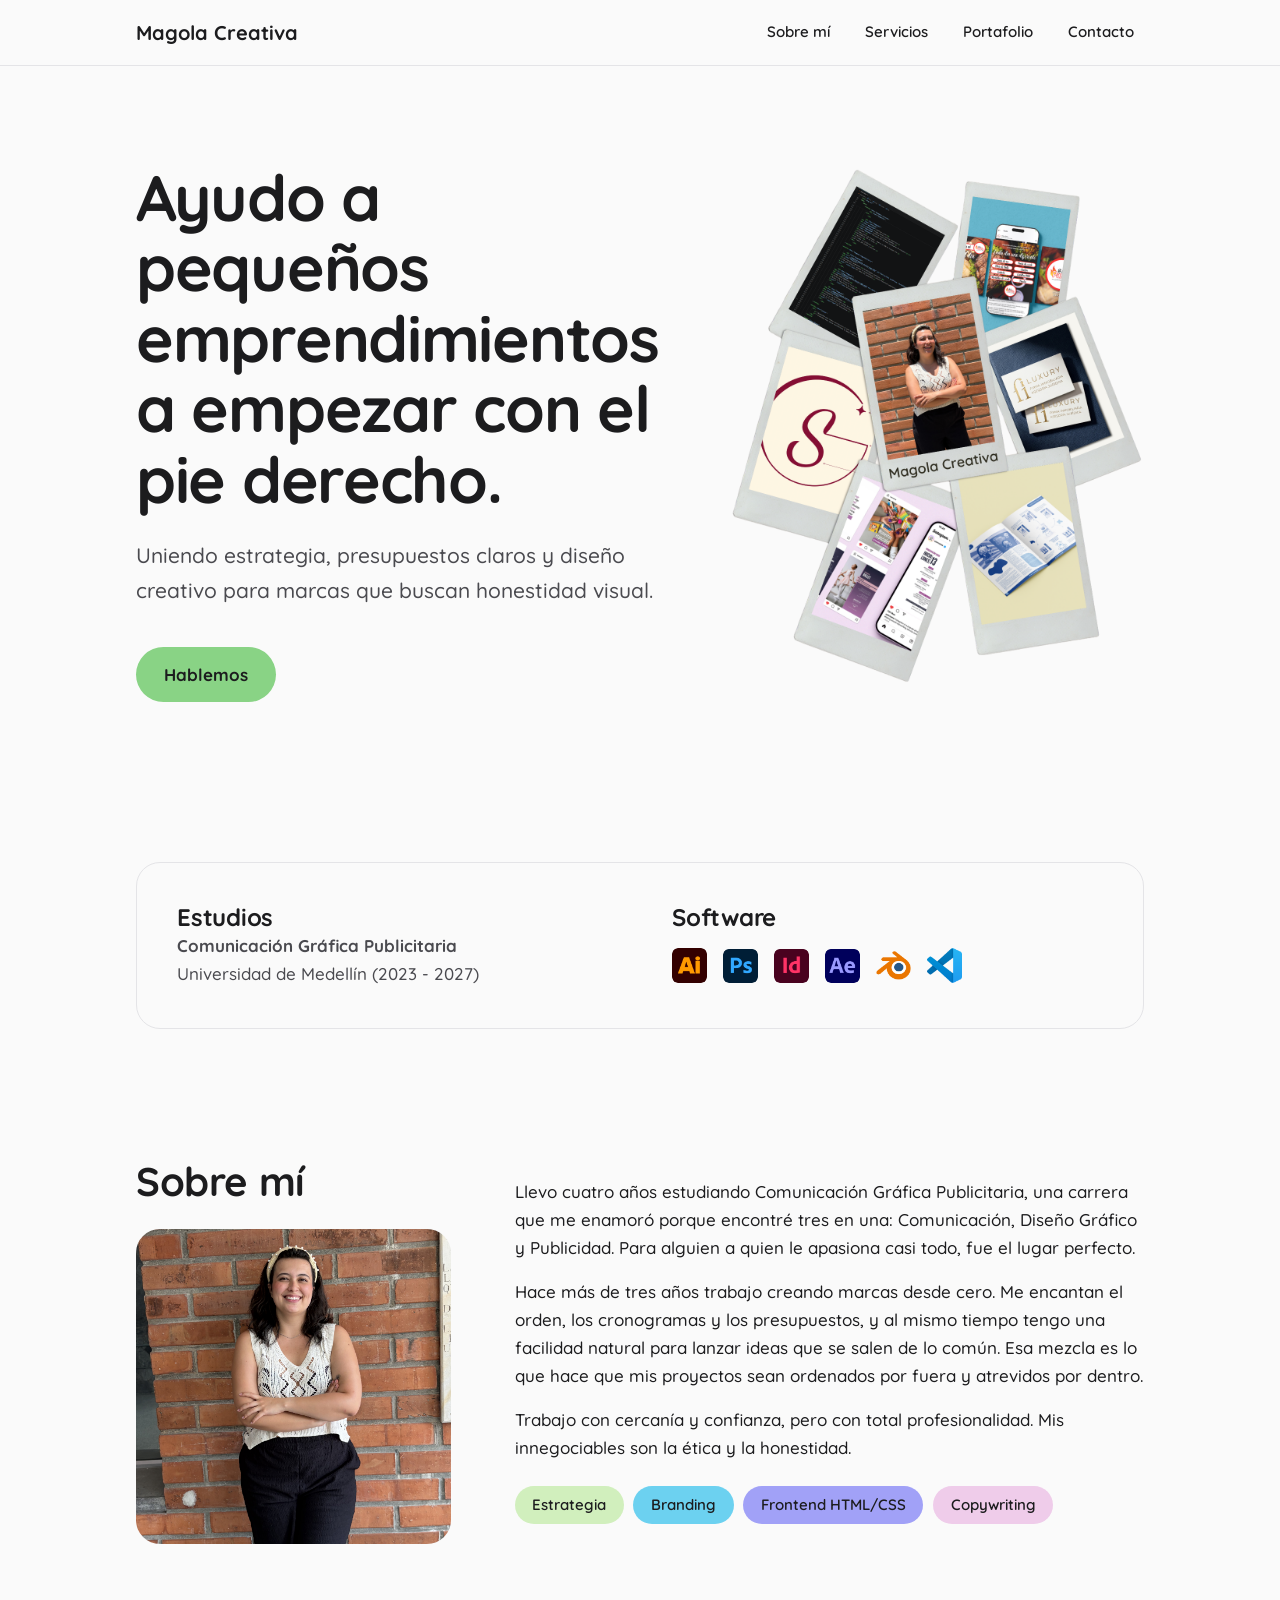
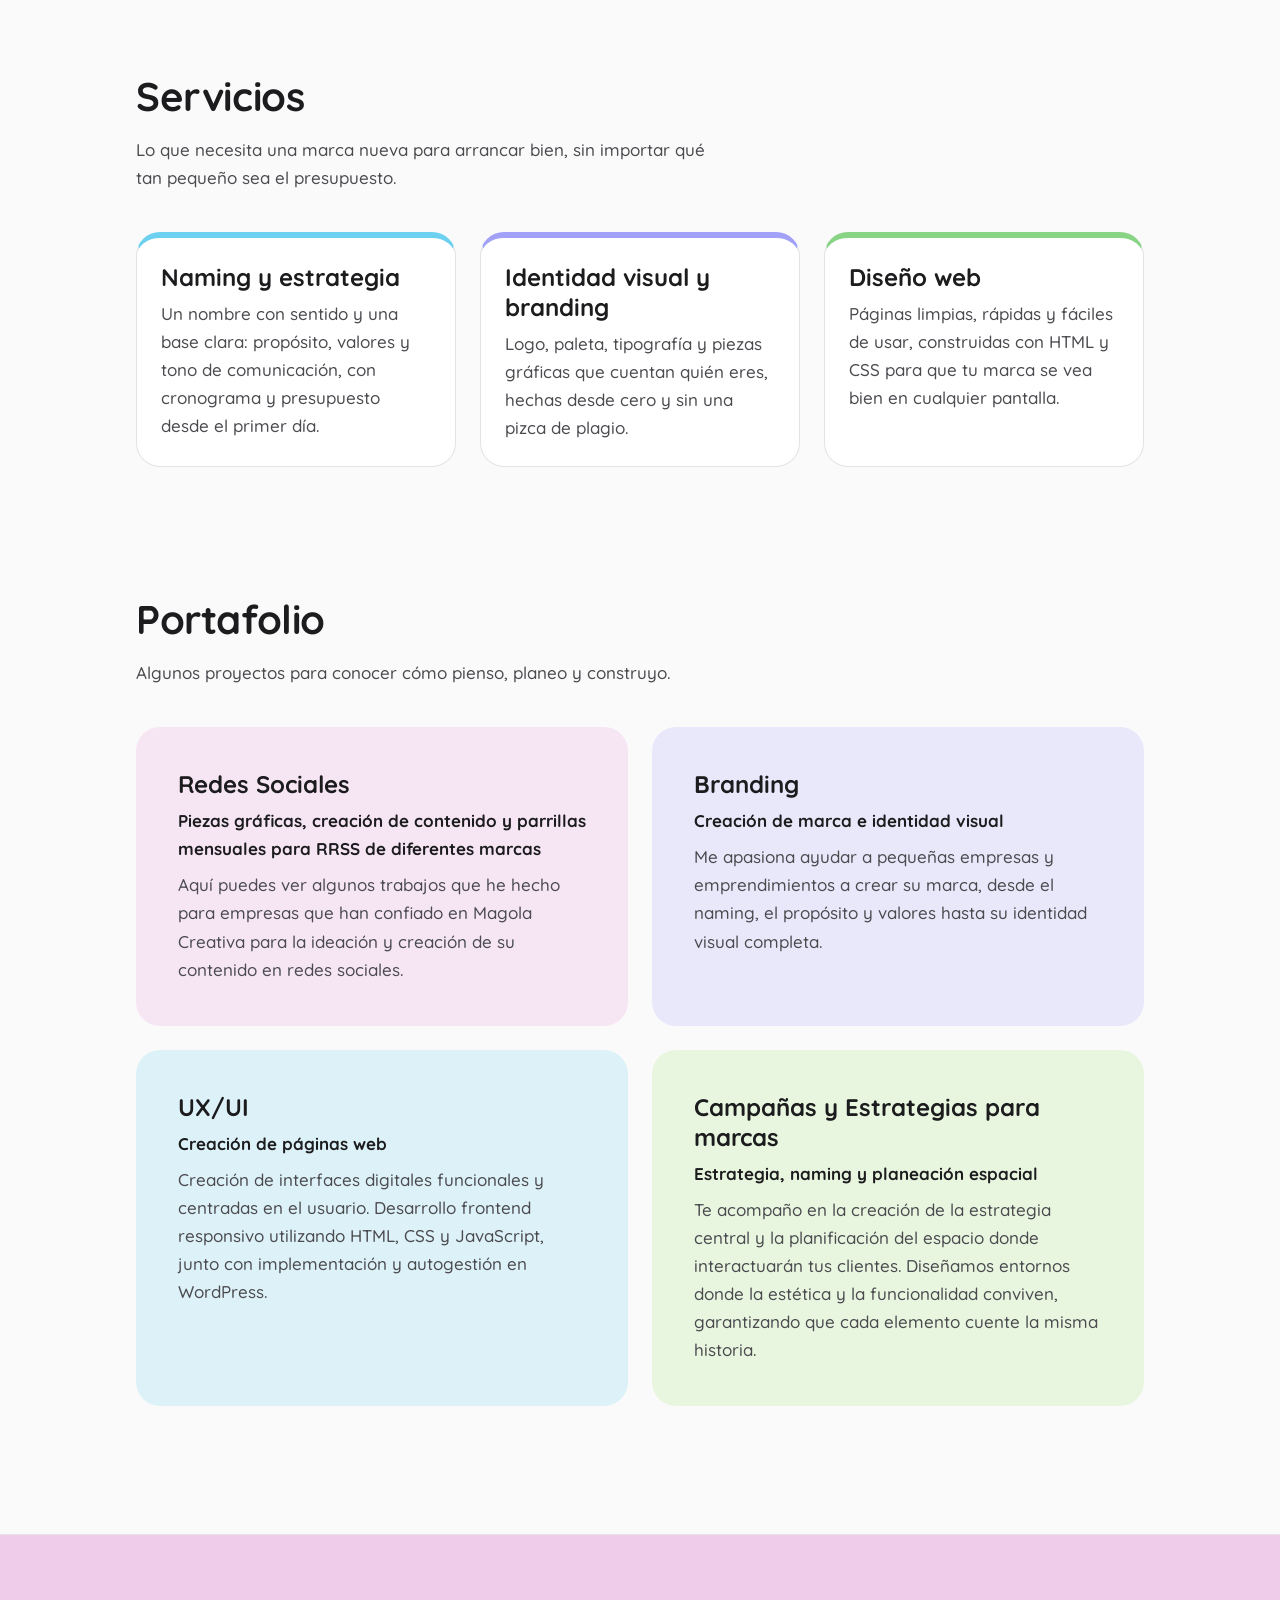
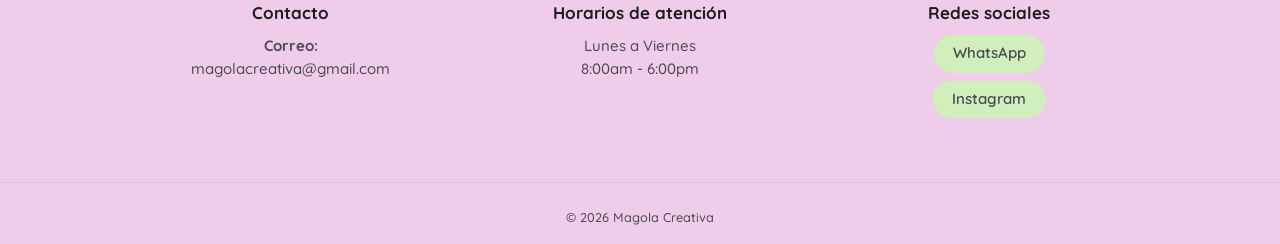
<file: index.html>
<!DOCTYPE html>
<html lang="es">
<head>
  <!-- Basic document setup -->
  <meta charset="UTF-8">
  <meta name="viewport" content="width=device-width, initial-scale=1">
  <title>Magola Creativa | Branding y diseño para pequeños emprendimientos</title>
  <link rel="icon" type="image/png" href="./landing-page-imagenes/logo-magolacreativa.png">
  <meta name="description" content="Portafolio de Magola Creativa: estrategia, naming, identidad visual y diseño web para pequeños emprendimientos que buscan honestidad visual.">

  <!-- Google Fonts: Quicksand (main typeface) -->
  <link rel="preconnect" href="https://fonts.googleapis.com">
  <link rel="preconnect" href="https://fonts.gstatic.com" crossorigin>
  <link href="https://fonts.googleapis.com/css2?family=Quicksand:wght@400;500;600;700&display=swap" rel="stylesheet">

  <!-- Main stylesheet -->
  <link rel="stylesheet" href="style.css">
</head>
<body>

  <!-- Skip link: lets keyboard users jump straight to the content -->
  <a class="skip-link" href="#contenido">Saltar al contenido</a>

  <!-- ============================================================
       HEADER + STICKY NAVIGATION
       ============================================================ -->
  <header class="site-header">
    <div class="site-header__inner container">
      <a class="site-header__logo" href="#inicio" aria-label="Magola Creativa, ir al inicio">Magola Creativa</a>

      <nav class="site-nav" aria-label="Navegación principal">
        <ul class="site-nav__list">
          <li><a href="#sobre-mi">Sobre mí</a></li>
          <li><a href="#servicios">Servicios</a></li>
          <li><a href="#portafolio">Portafolio</a></li>
          <li><a href="#contacto">Contacto</a></li>
        </ul>
      </nav>
    </div>
  </header>

  <main id="contenido">

    <!-- ============================================================
         HERO
         ============================================================ -->
    <section class="hero container" id="inicio" aria-labelledby="hero-title">
        <div class="hero__text">
        <h1 class="hero__title" id="hero-title">Ayudo a pequeños emprendimientos a empezar con el pie derecho.</h1>
        <p class="hero__subtitle">Uniendo estrategia, presupuestos claros y diseño creativo para marcas que buscan honestidad visual.</p>
        <a class="button" href="https://api.whatsapp.com/send?phone=+573052670225&text=Hola!%20Vi%20tu%20portafolio%20y%20quisiera%20trabajar%20contigo%20%F0%9F%98%8A" target="_blank" rel="noopener noreferrer">Hablemos</a>
      </div>

      <!-- Decorative "ordered chaos" artwork: purely visual, hidden from assistive tech -->
      <div class="hero__art" aria-hidden="true">
  <img src="./socialmediaimagenes/foto-inicio.png" class="hero__img" alt="">
</div>
    </section>

    <!-- ============================================================
         ABOUT
         ============================================================ -->

    <section class="section container" id="estudios">
      <div class="studies-skills">
        
        <!-- Columna de Estudios -->
        <div class="studies">
          <h2 class="section__title" style="font-size: var(--text-h3);">Estudios</h2>
          <p><strong>Comunicación Gráfica Publicitaria</strong></p>
          <p>Universidad de Medellín (2023 - 2027)</p>
        </div>

        <!-- Columna de Software -->
        <div class="skills">
          <h2 class="section__title" style="font-size: var(--text-h3);">Software</h2>
          <div class="software-icons">
            <!-- Nota: Cambia el "src" por el nombre exacto con el que guardaste cada icono en tu carpeta -->
            <img src="./landing-page-imagenes/icono-ai.png" alt="Adobe Illustrator" class="software-icon" title="Illustrator">
            <img src="./landing-page-imagenes/icono-ps.png" alt="Adobe Photoshop" class="software-icon" title="Photoshop">
            <img src="./landing-page-imagenes/icono-id.png" alt="Adobe InDesign" class="software-icon" title="InDesign">
            <img src="./landing-page-imagenes/icono-ae.png" alt="Adobe After Effects" class="software-icon" title="After Effects">
            <img src="./landing-page-imagenes/icono-blender.png" alt="Blender" class="software-icon" title="Blender">
            <img src="./landing-page-imagenes/icono-vscode.png" alt="Visual Studio Code" class="software-icon" title="VS Code">
          </div>
        </div>

      </div>
    </section>


    <section class="section container" id="sobre-mi" aria-labelledby="about-title">
  <div class="about">
    <h2 class="section__title" id="about-title">Sobre mí</h2>
    <img src="./landing-page-imagenes/sobre-mi-foto.png" alt="Foto de Magola Creativa" class="about__img">

    <!-- Empieza la nueva caja para agrupar la derecha -->
    <div class="about__right">
      <div class="about__body">
        <p>Llevo cuatro años estudiando Comunicación Gráfica Publicitaria, una carrera que me enamoró porque encontré tres en una: Comunicación, Diseño Gráfico y Publicidad. Para alguien a quien le apasiona casi todo, fue el lugar perfecto.</p>
        <p>Hace más de tres años trabajo creando marcas desde cero. Me encantan el orden, los cronogramas y los presupuestos, y al mismo tiempo tengo una facilidad natural para lanzar ideas que se salen de lo común. Esa mezcla es lo que hace que mis proyectos sean ordenados por fuera y atrevidos por dentro.</p>
        <p>Trabajo con cercanía y confianza, pero con total profesionalidad. Mis innegociables son la ética y la honestidad.</p>
      </div>

      <!-- Los chips ahora viven dentro de esta misma caja derecha -->
      <ul class="chips" aria-label="Mis fortalezas">
        <li class="chip chip--mint-soft">Estrategia</li>
        <li class="chip chip--sky">Branding</li>
        <li class="chip chip--lilac">Frontend HTML/CSS</li>
        <li class="chip chip--pink">Copywriting</li>
      </ul>
    </div>
    <!-- Termina la nueva caja -->

  </div>
</section>

    <!-- ============================================================
         SERVICES
         ============================================================ -->
    <section class="section container" id="servicios" aria-labelledby="services-title">
      <h2 class="section__title" id="services-title">Servicios</h2>
      <p class="section__intro">Lo que necesita una marca nueva para arrancar bien, sin importar qué tan pequeño sea el presupuesto.</p>

      <div class="services">
        <article class="service service--sky">
          <h3 class="service__title">Naming y estrategia</h3>
          <p>Un nombre con sentido y una base clara: propósito, valores y tono de comunicación, con cronograma y presupuesto desde el primer día.</p>
        </article>

        <article class="service service--lilac">
          <h3 class="service__title">Identidad visual y branding</h3>
          <p>Logo, paleta, tipografía y piezas gráficas que cuentan quién eres, hechas desde cero y sin una pizca de plagio.</p>
        </article>

        <article class="service service--mint-vivid">
          <h3 class="service__title">Diseño web</h3>
          <p>Páginas limpias, rápidas y fáciles de usar, construidas con HTML y CSS para que tu marca se vea bien en cualquier pantalla.</p>
        </article>
      </div>
    </section>

    <!-- ============================================================
         PORTFOLIO (behind the scenes)
         ============================================================ -->
    <section class="section container" id="portafolio" aria-labelledby="portfolio-title">
      <h2 class="section__title" id="portfolio-title">Portafolio</h2>
      <p class="section__intro">Algunos proyectos para conocer cómo pienso, planeo y construyo.</p>

     

      <div class="portfolio-grid">
        <a href="socialmedia.html" class="case-link" style="text-decoration: none; color: inherit;">
          <article class="case case--pink"> 
            <h3 class="case__title">Redes Sociales</h3>
            <p class="case__type">Piezas gráficas, creación de contenido y parrillas mensuales para RRSS de diferentes marcas</p>
            <p class="case__text">Aquí puedes ver algunos trabajos que he hecho para empresas que han confiado en Magola Creativa para la ideación y creación de su contenido en redes sociales.</p>
          </article>
        </a>

        <article class="case case--lilac">
          <h3 class="case__title">Branding</h3>
          <p class="case__type">Creación de marca e identidad visual</p>
          <p class="case__text">Me apasiona ayudar a pequeñas empresas y emprendimientos a crear su marca, desde el naming, el propósito y valores hasta su identidad visual completa.</p>
        </article>

        <article class="case case--sky">
          <h3 class="case__title">UX/UI</h3>
          <p class="case__type">Creación de páginas web</p>
          <p class="case__text">Creación de interfaces digitales funcionales y centradas en el usuario. Desarrollo frontend responsivo utilizando HTML, CSS y JavaScript, junto con implementación y autogestión en WordPress.</p>
        </article>

        <article class="case case--mint-soft">
          <h3 class="case__title">Campañas y Estrategias para marcas</h3>
          <p class="case__type">Estrategia, naming y planeación espacial</p>
          <p class="case__text">Te acompaño en la creación de la estrategia central y la planificación del espacio donde interactuarán tus clientes. Diseñamos entornos donde la estética y la funcionalidad conviven, garantizando que cada elemento cuente la misma historia.</p>
        </article>
      </div>
    </section>

  </main>

  <!-- ============================================================
       FOOTER (contact)
       ============================================================ -->
  <footer class="site-footer" id="contacto">
    <div class="site-footer__inner container">
      
      <!-- Columna 1: Contacto -->
      <div class="footer-col">
        <h3>Contacto</h3>
        <p><strong>Correo:</strong><br>
        <a href="mailto:magolacreativa@gmail.com">magolacreativa@gmail.com</a></p>
      </div>

      <!-- Columna 2: Horarios -->
      <div class="footer-col">
        <h3>Horarios de atención</h3>
        <p>Lunes a Viernes<br>8:00am - 6:00pm</p>
      </div>

      <!-- Columna 3: Redes y Botones -->
      <div class="footer-col">
        <h3>Redes sociales</h3>
        <div class="footer-socials">
          <a href="https://api.whatsapp.com/send?phone=+573052670225&text=Hola!%20Vi%20tu%20portafolio%20y%20quisiera%20trabajar%20contigo%20%F0%9F%98%8A" target="_blank" rel="noopener noreferrer" class="button button--small">WhatsApp</a>
          <a href="https://www.instagram.com/magolacreativa/" target="_blank" rel="noopener noreferrer" class="button button--small">Instagram</a>
        </div>
      </div>

    </div>

    <!-- Copyright -->
    <div class="site-footer__bottom">
      <p>&copy; 2026 Magola Creativa</p>
    </div>
  </footer>

</body>
</html>
</file>
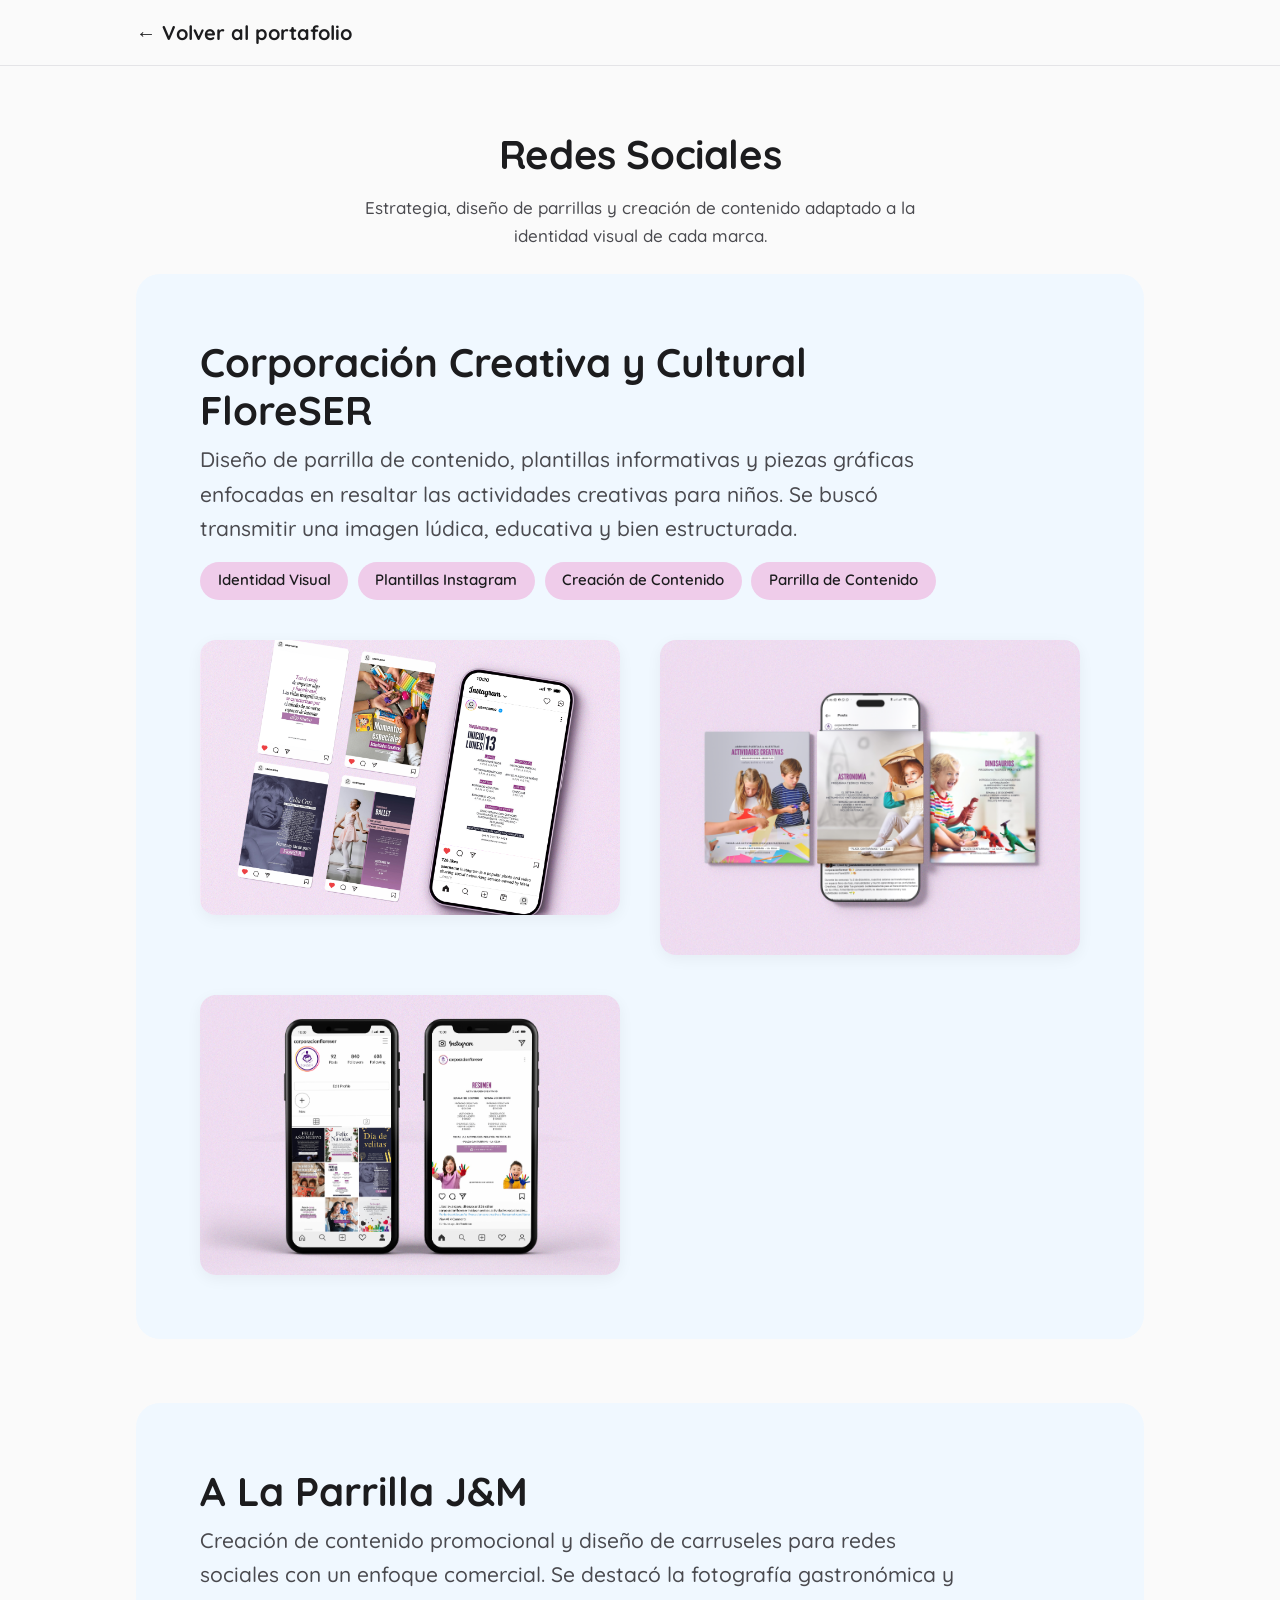
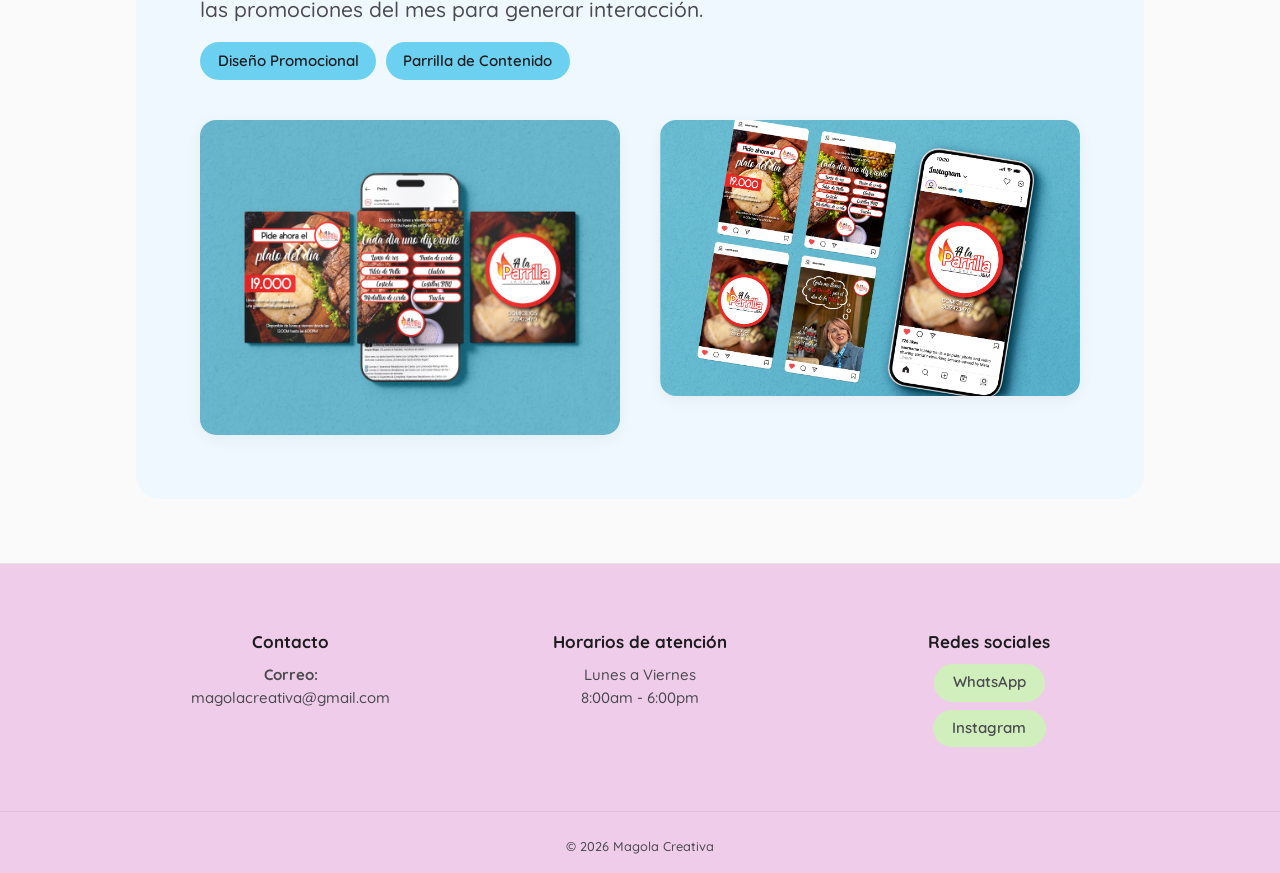
<file: socialmedia.html>
<!DOCTYPE html>
<html lang="es">
<head>
  <meta charset="UTF-8">
  <meta name="viewport" content="width=device-width, initial-scale=1">
  <title>Redes Sociales | Magola Creativa</title>

  <!-- Fuentes -->
  <link rel="preconnect" href="https://fonts.googleapis.com">
  <link rel="preconnect" href="https://fonts.gstatic.com" crossorigin>
  <link href="https://fonts.googleapis.com/css2?family=Quicksand:wght@400;500;600;700&display=swap" rel="stylesheet">

  <!-- Hojas de estilo -->
  <link rel="stylesheet" href="style.css"> 
  <link rel="stylesheet" href="socialmedia.css">
</head>
<body>

  <!-- Header simplificado para volver al inicio -->
  <header class="site-header">
    <div class="site-header__inner container">
      <a class="site-header__logo" href="index.html">← Volver al portafolio</a>
    </div>
  </header>

  <main id="contenido">
    
    <!-- Encabezado de la página -->
    <section class="section container header-social">
      <h1 class="section__title">Redes Sociales</h1>
      <p class="section__intro">Estrategia, diseño de parrillas y creación de contenido adaptado a la identidad visual de cada marca.</p>
    </section>

    <!-- PROYECTO 1: FloreSER (Fondo Lilac) -->
    <section class="project project--floreser container">
      <div class="project__inner">
        <div class="project__info">
          <h2 class="project__title">Corporación Creativa y Cultural FloreSER</h2>
          <p class="project__desc">Diseño de parrilla de contenido, plantillas informativas y piezas gráficas enfocadas en resaltar las actividades creativas para niños. Se buscó transmitir una imagen lúdica, educativa y bien estructurada.</p>
          <ul class="chips">
            <li class="chip chip--pink">Identidad Visual</li>
            <li class="chip chip--pink">Plantillas Instagram</li>
            <li class="chip chip--pink">Creación de Contenido</li>
            <li class="chip chip--pink">Parrilla de Contenido</li>
          </ul>
        </div>
        
        <div class="project__gallery">
          <img src="./socialmediaimagenes/floreser/MOCKUPS POST 1.png" alt="Mockups de Instagram para FloreSER" class="gallery__img">
          <img src="./socialmediaimagenes/floreser/MOCKUPS POST 2.png" alt="Diseño de carrusel de actividades FloreSER" class="gallery__img">
          <img src="./socialmediaimagenes/floreser/MOCKUP POST 3.png" alt="Vista del feed de Instagram de FloreSER" class="gallery__img">
        </div>
      </div>
    </section>

    <!-- PROYECTO 2: A La Parrilla J&M (Fondo Sky) -->
    <section class="project project--parrilla container">
      <div class="project__inner">
        <div class="project__info">
          <h2 class="project__title">A La Parrilla J&M</h2>
          <p class="project__desc">Creación de contenido promocional y diseño de carruseles para redes sociales con un enfoque comercial. Se destacó la fotografía gastronómica y las promociones del mes para generar interacción.</p>
          <ul class="chips">
            <li class="chip chip--sky">Diseño Promocional</li>
            <li class="chip chip--sky">Parrilla de Contenido</li>
          </ul>
        </div>
        
        <div class="project__gallery">
          <img src="./socialmediaimagenes/alaparrilla/CARRUSEL.png" alt="Carrusel promocional de platos A La Parrilla J&M" class="gallery__img">
          <img src="./socialmediaimagenes/alaparrilla/MOCKUP POST 2.png" alt="Captura de promoción del mes A La Parrilla J&M" class="gallery__img">
        </div>
      </div>
    </section>

  </main>

    <footer class="site-footer" id="contacto">
    <div class="site-footer__inner container">
      
      <!-- Columna 1: Contacto -->
      <div class="footer-col">
        <h3>Contacto</h3>
        <p><strong>Correo:</strong><br>
        <a href="mailto:magolacreativa@gmail.com">magolacreativa@gmail.com</a></p>
      </div>

      <!-- Columna 2: Horarios -->
      <div class="footer-col">
        <h3>Horarios de atención</h3>
        <p>Lunes a Viernes<br>8:00am - 6:00pm</p>
      </div>

      <!-- Columna 3: Redes y Botones -->
      <div class="footer-col">
        <h3>Redes sociales</h3>
        <div class="footer-socials">
          <a href="https://api.whatsapp.com/send?phone=+573052670225&text=Hola!%20Vi%20tu%20portafolio%20y%20quisiera%20trabajar%20contigo%20%F0%9F%98%8A" target="_blank" rel="noopener noreferrer" class="button button--small">WhatsApp</a>
          <a href="https://www.instagram.com/magolacreativa/" target="_blank" rel="noopener noreferrer" class="button button--small">Instagram</a>
        </div>
      </div>

    </div>

    <!-- Copyright -->
    <div class="site-footer__bottom">
      <p>&copy; 2026 Magola Creativa</p>
    </div>
  </footer>

</body>
</html>
</file>
<file: style.css>
/* ==========================================================================
   MAGOLA CREATIVA | Personal portfolio
   Pure CSS, mobile-first. Structure:
   1. Design tokens (CSS variables)
   2. Reset and base
   3. Layout helpers
   4. Header and navigation
   5. Hero
   6. Shared section styles
   7. About
   8. Services
   9. Portfolio
   10. Footer
   11. Larger screens (media queries)
   12. Accessibility preferences
   ========================================================================== */


/* ==========================================================================
   1. DESIGN TOKENS
   ========================================================================== */
:root {
  /* Typography */
  --font-main: 'Quicksand', sans-serif;

  /* Base colors */
  --color-bg: #FAFAFA;           /* Main background: very light grey/cream */
  --color-text: #1C1C1E;         /* Main text: deep charcoal */
  --color-text-soft: #4A4A4F;    /* Secondary text, still AA contrast on the background */
  --color-line: #E4E4E7;         /* Subtle borders */

  /* Accent colors */
  --color-mint-soft: #D1EFBD;
  --color-mint-vivid: #89D385;
  --color-sky: #6CD1F0;
  --color-lilac: #A1A1F7;
  --color-pink: #EFCCEA;

  /* Soft tints of the accents, used as gentle card backgrounds */
  --tint-mint-soft: rgba(209, 239, 189, 0.45);
  --tint-mint-vivid: rgba(137, 211, 133, 0.22);
  --tint-sky: rgba(108, 209, 240, 0.20);
  --tint-lilac: rgba(161, 161, 247, 0.20);
  --tint-pink: rgba(239, 204, 234, 0.45);

  /* Type scale (fluid) */
  --text-base: 1.0625rem;
  --text-small: 0.9375rem;
  --text-lg: clamp(1.125rem, 1rem + 0.6vw, 1.3125rem);
  --text-h3: clamp(1.25rem, 1.1rem + 0.7vw, 1.5rem);
  --text-h2: clamp(1.75rem, 1.4rem + 1.6vw, 2.5rem);
  --text-h1: clamp(2.25rem, 1.5rem + 3.6vw, 4rem);

  /* Spacing scale */
  --space-xs: 0.5rem;
  --space-sm: 1rem;
  --space-md: 1.5rem;
  --space-lg: 2.5rem;
  --space-xl: 4rem;
  --space-2xl: 6rem;

  /* Radii: small for chips/buttons, larger for cards */
  --radius-pill: 999px;
  --radius-card: 1.5rem;
  --radius-soft: 1rem;

  /* Layout */
  --container-width: 68rem;
  --header-height: 4rem;
}


/* ==========================================================================
   2. RESET AND BASE
   ========================================================================== */
*,
*::before,
*::after {
  box-sizing: border-box;
}

html {
  scroll-behavior: smooth;
  /* Keeps anchored sections from hiding under the sticky header */
  scroll-padding-top: calc(var(--header-height) + 1rem);
}

body {
  margin: 0;
  background-color: var(--color-bg);
  color: var(--color-text);
  font-family: var(--font-main);
  font-size: var(--text-base);
  font-weight: 500;
  line-height: 1.65;
  -webkit-font-smoothing: antialiased;
}

h1, h2, h3, p, ul {
  margin: 0;
}

ul {
  padding: 0;
  list-style: none;
}

a {
  color: inherit;
}

/* Visible keyboard focus for every interactive element */
:focus-visible {
  outline: 3px solid var(--color-lilac);
  outline-offset: 3px;
  border-radius: 0.25rem;
}


/* ==========================================================================
   3. LAYOUT HELPERS
   ========================================================================== */

/* Centered content wrapper with side gutters */
.container {
  width: 100%;
  max-width: var(--container-width);
  margin-inline: auto;
  padding-inline: var(--space-md);
}

/* Skip link: only visible when focused with the keyboard */
.skip-link {
  position: absolute;
  top: -4rem;
  left: var(--space-sm);
  z-index: 20;
  padding: var(--space-xs) var(--space-sm);
  background-color: var(--color-text);
  color: var(--color-bg);
  border-radius: var(--radius-pill);
  text-decoration: none;
}

.skip-link:focus {
  top: var(--space-xs);
}

/* Shared button style */
.button {
  display: inline-block;
  padding: 0.85rem 1.75rem;
  background-color: var(--color-mint-vivid);
  color: var(--color-text);
  font-weight: 700;
  text-decoration: none;
  border-radius: var(--radius-pill);
  transition: background-color 0.2s ease;
}

.button:hover {
  background-color: var(--color-mint-soft);
}


/* ==========================================================================
   4. HEADER AND NAVIGATION
   ========================================================================== */
.site-header {
  position: sticky;
  top: 0;
  z-index: 10;
  background-color: rgba(250, 250, 250, 0.92);
  border-bottom: 1px solid var(--color-line);
  backdrop-filter: blur(8px);
}

/* Mobile-first: logo above the links, which can wrap */
.site-header__inner {
  display: flex;
  flex-direction: column;
  align-items: center;
  gap: 0.25rem;
  padding-block: 0.75rem;
}

.site-header__logo {
  font-size: 1.25rem;
  font-weight: 700;
  text-decoration: none;
}

.site-nav__list {
  display: flex;
  flex-wrap: wrap;
  justify-content: center;
  gap: 0.25rem 1.25rem;
}

.site-nav__list a {
  display: inline-block;
  padding: 0.15rem 0.6rem;
  font-size: var(--text-small);
  font-weight: 600;
  text-decoration: none;
  border-radius: var(--radius-pill);
  transition: background-color 0.2s ease;
}

.site-nav__list a:hover {
  background-color: var(--color-mint-soft);
}


/* ==========================================================================
   5. HERO
   ========================================================================== */
.hero {
  display: grid;
  gap: var(--space-xl);
  padding-block: var(--space-xl) var(--space-2xl);
}

.hero__title {
  max-width: 16ch;
  font-size: var(--text-h1);
  font-weight: 700;
  line-height: 1.1;
  letter-spacing: -0.02em;
}

.hero__subtitle {
  max-width: 36rem;
  margin-block: var(--space-md) var(--space-lg);
  font-size: var(--text-lg);
  color: var(--color-text-soft);
}

.hero__img {
  max-width: 800px; /* Ajusta este número (en px, rem o %) al tamaño que prefieras */
  width: 100%;      /* Asegura que no se desborde en pantallas pequeñas */
  height: auto;     /* Mantiene la proporción de la imagen para que no se deforme */
  
}

/* ==========================================================================
   6. SHARED SECTION STYLES
   ========================================================================== */
.section {
  padding-block: var(--space-xl);
}

.section__title {
  font-size: var(--text-h2);
  font-weight: 700;
  line-height: 1.2;
  letter-spacing: -0.01em;
}

.section__intro {
  max-width: 36rem;
  margin-top: var(--space-sm);
  color: var(--color-text-soft);
}

.studies-skills {
  display: grid;
  gap: var(--space-lg);
  background-color: var(--color-bg); /* Fondo limpio */
  padding: var(--space-lg);
  border: 1px solid var(--color-line);
  border-radius: var(--radius-card);
}

.studies-skills p {
  color: var(--color-text-soft);
}

.software-icons {
  display: flex;
  flex-wrap: wrap;
  gap: var(--space-sm);
  margin-top: var(--space-sm);
}

.software-icon {
  width: 35px;  /* Iconos pequeños como pediste */
  height: 35px;
  object-fit: contain;
  border-radius: 6px; /* Suaviza los bordes de los iconos cuadrados */
  transition: transform 0.2s ease;
}

.software-icon:hover {
  transform: translateY(-3px); /* Efecto de saltito al pasar el mouse */
}


/* ==========================================================================
   7. ABOUT
   ========================================================================== */
.about {
  display: grid;
  gap: var(--space-md);
}

.about__body {
  display: grid;
  gap: var(--space-sm);
  max-width: 40rem;
}

/* Estilos básicos de la foto */
.about__img {
  width: 100%;
  max-width: 320px;
  border-radius: var(--radius-card); /* Mantiene tu estilo de bordes curvos */
}

/* Pantallas grandes (Computadoras y Tablets grandes) */
@media (min-width: 64rem) {
  .about__img {
    grid-column: 1; /* Mantiene la foto en la columna izquierda */
    grid-row: 2;    /* La ubica en la fila de abajo del título */
  }
  
  .about__right {
    grid-column: 2; /* Todo el paquete va a la columna derecha */
    grid-row: 1 / span 2; /* Le decimos que ocupe el mismo alto del título + la foto */
    align-self: center; /* ¡Esto es lo que centra el bloque horizontalmente con la foto! */
  }
  
  .about .chips {
    grid-column: auto; /* Resetea la posición original de los chips */
    margin-top: var(--space-md); /* Añade un espacio estético entre el texto y los chips */
  }
}

/* Skill chips */
.chips {
  display: flex;
  flex-wrap: wrap;
  gap: 0.6rem;
  margin-top: var(--space-xs);
}

.chip {
  padding: 0.4rem 1.1rem;
  font-size: var(--text-small);
  font-weight: 600;
  border-radius: var(--radius-pill);
  transition: transform 0.2s ease;
}

.chip:hover {
  transform: translateY(-2px);
}

.chip--mint-soft  { background-color: var(--color-mint-soft); }
.chip--sky        { background-color: var(--color-sky); }
.chip--lilac      { background-color: var(--color-lilac); }
.chip--pink       { background-color: var(--color-pink); }
.chip--mint-vivid { background-color: var(--color-mint-vivid); }


/* ==========================================================================
   8. SERVICES
   ========================================================================== */
.services {
  display: grid;
  gap: var(--space-md);
  margin-top: var(--space-lg);
}

.service {
  display: grid;
  align-content: start;
  gap: var(--space-xs);
  padding: var(--space-md);
  background-color: #FFFFFF;
  border: 1px solid var(--color-line);
  /* Thick accent edge on top identifies each service */
  border-top-width: 6px;
  border-radius: var(--radius-card);
  transition: background-color 0.2s ease;
}

.service__title {
  font-size: var(--text-h3);
  font-weight: 700;
  line-height: 1.25;
}

.service p {
  color: var(--color-text-soft);
}

.service--sky        { border-top-color: var(--color-sky); }
.service--lilac      { border-top-color: var(--color-lilac); }
.service--mint-vivid { border-top-color: var(--color-mint-vivid); }

.service--sky:hover        { background-color: var(--tint-sky); }
.service--lilac:hover      { background-color: var(--tint-lilac); }
.service--mint-vivid:hover { background-color: var(--tint-mint-vivid); }


/* ==========================================================================
   9. PORTFOLIO
   ========================================================================== */

/* Behind-the-scenes note: dashed border echoes a sketch/draft */
.backstage {
  max-width: 40rem;
  margin-top: var(--space-md);
  padding: var(--space-sm) var(--space-md);
  border: 2px dashed var(--color-lilac);
  border-radius: var(--radius-soft);
}

.portfolio-grid {
  display: grid;
  gap: var(--space-md);
  margin-top: var(--space-lg);
}

.case {
  display: grid;
  align-content: start;
  gap: var(--space-xs);
  padding: var(--space-md);
  border: 2px solid transparent;
  border-radius: var(--radius-card);
  transition: border-color 0.2s ease;
}

.case__title {
  font-size: var(--text-h3);
  font-weight: 700;
  line-height: 1.25;
}

.case__type {
  font-weight: 700;
}

.case__text {
  color: var(--color-text-soft);
}

/* Each case study uses one soft accent background; hover reveals the full accent */
.case--pink      { background-color: var(--tint-pink); }
.case--lilac     { background-color: var(--tint-lilac); }
.case--sky       { background-color: var(--tint-sky); }
.case--mint-soft { background-color: var(--tint-mint-soft); }

.case--pink:hover      { border-color: var(--color-pink); }
.case--lilac:hover     { border-color: var(--color-lilac); }
.case--sky:hover       { border-color: var(--color-sky); }
.case--mint-soft:hover { border-color: var(--color-mint-vivid); }


/* ==========================================================================
   10. FOOTER
   ========================================================================== */
.site-footer {
  margin-top: var(--space-xl);
  padding-top: var(--space-xl);
  padding-bottom: var(--space-sm);
  background-color: #EFCCEA; 
  border-top: 1px solid var(--color-line);
}

.site-footer__inner {
  display: grid;
  gap: var(--space-lg);
  text-align: center; /* Todo centrado por defecto en celulares */
}

.footer-col h3 {
  font-size: var(--text-base);
  font-weight: 700;
  margin-bottom: var(--space-xs);
}

.footer-col p {
  color: var(--color-text-soft);
  font-size: var(--text-small);
  line-height: 1.5;
}

.footer-col a {
  color: var(--color-text-soft);
  text-decoration: none;
  transition: color 0.2s ease;
}

.footer-col a:hover {
  color: var(--color-text);
}

/* Botones del footer */
.footer-socials {
  display: flex;
  flex-direction: column;
  gap: 0.5rem;
  align-items: center;
}

.button--small {
  padding: 0.4rem 1.2rem;
  font-size: var(--text-small);
  background-color: #D1EFBD;
  color: var(--color-bg);
  border-radius: var(--radius-pill);
  width: fit-content;
  text-decoration: none;
  font-weight: 600;
  transition: background-color 0.2s ease;
}

.button--small:hover {
  background-color: #89D385;
  color: #FFFFFF;
}

.site-footer__bottom {
  margin-top: var(--space-xl);
  padding-top: var(--space-md);
  border-top: 1px solid rgba(0,0,0,0.05);
  text-align: center;
  font-size: 0.8rem;
  color: var(--color-text-soft);
}

/* ==========================================================================
   11. LARGER SCREENS (Ajustes para PC del footer y estudios)
   ========================================================================== */
@media (min-width: 48rem) {
  /* Estudios a 2 columnas */
  .studies-skills {
    grid-template-columns: 1fr 1fr;
    gap: var(--space-xl);
  }

  /* Footer a 3 columnas estilo referencia */
  .site-footer__inner {
    grid-template-columns: repeat(3, 1fr);
  }
}


/* ==========================================================================
   11. LARGER SCREENS
   ========================================================================== */

/* Tablet and up */
@media (min-width: 48rem) {
  :root {
    --header-height: 4.5rem;
  }

  .container {
    padding-inline: var(--space-lg);
  }

  /* Logo on the left, links on the right */
  .site-header__inner {
    flex-direction: row;
    justify-content: space-between;
    padding-block: 1rem;
  }

  .site-nav__list {
    gap: 0.25rem 1rem;
  }

  .services {
    grid-template-columns: repeat(3, 1fr);
  }

  .portfolio-grid {
    grid-template-columns: repeat(2, 1fr);
  }

  .case {
    padding: var(--space-lg);
  }
}

/* Desktop */
@media (min-width: 64rem) {
  /* Hero: text on the left, artwork on the right */
  .hero {
    grid-template-columns: 1.2fr 1fr;
    align-items: center;
    padding-block: var(--space-2xl);
  }

  .hero__art {
    min-height: 28rem;
  }

  /* About: title column + body column */
  .about {
    grid-template-columns: 1fr 2fr;
    column-gap: var(--space-xl);
    align-items: start;
  }

  .about .chips {
    grid-column: 2;
  }
}


/* ==========================================================================
   12. ACCESSIBILITY PREFERENCES
   ========================================================================== */

/* Respect users who prefer reduced motion */
@media (prefers-reduced-motion: reduce) {
  html {
    scroll-behavior: auto;
  }

  * {
    transition: none !important;
  }
}
</file>
<file: socialmedia.css>
/* ==========================================================================
   ESTILOS ESPECÍFICOS PARA LA PÁGINA SOCIAL MEDIA
   ========================================================================== */

/* Encabezado principal de la página */
.header-social {
  padding-block: var(--space-xl) var(--space-md);
  text-align: center;
}

.header-social .section__intro {
  margin-inline: auto; /* Centra el párrafo debajo del título */
}

/* Estructura base de cada proyecto */
.project {
  margin-bottom: var(--space-xl);
}

.project__inner {
  padding: var(--space-lg);
  border-radius: var(--radius-card);
}

/* Fondos distintos para separar visualmente cada proyecto */
.project--floreser .project__inner {
  background-color: aliceblue;
}

.project--parrilla .project__inner {
  background-color: aliceblue;
}

/* Información del proyecto (Título y descripción) */
.project__info {
  max-width: 48rem;
  margin-bottom: var(--space-lg);
}

.project__title {
  font-size: var(--text-h2);
  font-weight: 700;
  line-height: 1.2;
  margin-bottom: var(--space-xs);
}

.project__desc {
  font-size: var(--text-lg);
  color: var(--color-text-soft);
  margin-bottom: var(--space-sm);
}

/* Galería de imágenes (Grilla automática) */
.project__gallery {
  display: grid;
  gap: var(--space-md);
  /* Esto crea columnas automáticamente dependiendo del ancho de la pantalla */
  grid-template-columns: repeat(auto-fit, minmax(280px, 1fr));
  align-items: start;
}

.gallery__img {
  width: 100%;
  height: auto;
  object-fit: cover;
  border-radius: var(--radius-soft);
  box-shadow: 0 4px 15px rgba(0, 0, 0, 0.05); /* Sombra suave para que destaquen del fondo */
  transition: transform 0.3s ease, box-shadow 0.3s ease;
}

/* Efecto hover suave para las imágenes de los mockups */
.gallery__img:hover {
  transform: translateY(-4px);
  box-shadow: 0 12px 24px rgba(0, 0, 0, 0.1);
}

.site-footer {
  margin-top: var(--space-xl);
  padding-top: var(--space-xl);
  padding-bottom: var(--space-sm);
  background-color: #EFCCEA; 
  border-top: 1px solid var(--color-line);
}

.site-footer__inner {
  display: grid;
  gap: var(--space-lg);
  text-align: center; /* Todo centrado por defecto en celulares */
}

.footer-col h3 {
  font-size: var(--text-base);
  font-weight: 700;
  margin-bottom: var(--space-xs);
}

.footer-col p {
  color: var(--color-text-soft);
  font-size: var(--text-small);
  line-height: 1.5;
}

.footer-col a {
  color: var(--color-text-soft);
  text-decoration: none;
  transition: color 0.2s ease;
}

.footer-col a:hover {
  color: var(--color-text);
}

/* Botones del footer */
.footer-socials {
  display: flex;
  flex-direction: column;
  gap: 0.5rem;
  align-items: center;
}

.button--small {
  padding: 0.4rem 1.2rem;
  font-size: var(--text-small);
  background-color: #D1EFBD;
  color: var(--color-bg);
  border-radius: var(--radius-pill);
  width: fit-content;
  text-decoration: none;
  font-weight: 600;
  transition: background-color 0.2s ease;
}

.button--small:hover {
  background-color: #89D385;
  color: #FFFFFF;
}

.site-footer__bottom {
  margin-top: var(--space-xl);
  padding-top: var(--space-md);
  border-top: 1px solid rgba(0,0,0,0.05);
  text-align: center;
  font-size: 0.8rem;
  color: var(--color-text-soft);
}

/* ==========================================================================
   11. LARGER SCREENS (Ajustes para PC del footer y estudios)
   ========================================================================== */
@media (min-width: 48rem) {
  /* Estudios a 2 columnas */
  .studies-skills {
    grid-template-columns: 1fr 1fr;
    gap: var(--space-xl);
  }

  /* Footer a 3 columnas estilo referencia */
  .site-footer__inner {
    grid-template-columns: repeat(3, 1fr);
  }
}

/* ==========================================================================
   MEDIAS QUERIES (Pantallas grandes)
   ========================================================================== */
@media (min-width: 64rem) {
  .project__inner {
    padding: var(--space-xl); /* Más aire en pantallas grandes */
  }
  
  .project__gallery {
    gap: var(--space-lg);
  }
}
</file>
